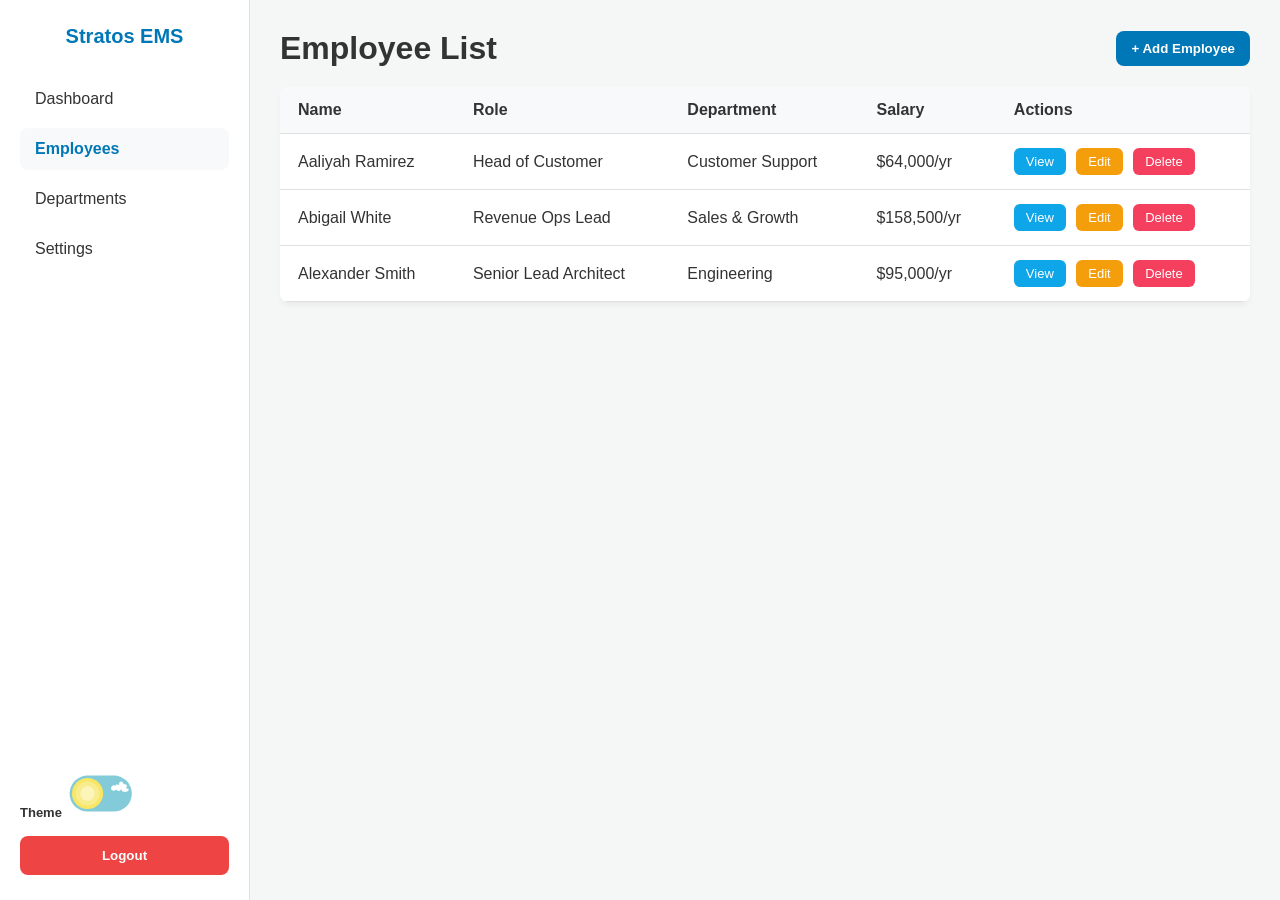
<file: dashboard.html>
<!DOCTYPE html>
<html lang="en">
<head>
  <meta charset="UTF-8" />
  <meta name="viewport" content="width=device-width, initial-scale=1.0" />
  <title>Dashboard - Employee Management</title>
  <link rel="stylesheet" href="style.css" />
</head>
<body>

  <div class="sidebar">
    <div class="sidebar-top">
      <h2>Stratos EMS</h2>
      <div class="menu">
        <a href="#">Dashboard</a>
        <a href="#" class="active">Employees</a>
        <a href="#">Departments</a>
        <a href="#">Settings</a>
      </div>
    </div>

    <div class="sidebar-footer">
      <div class="theme-switch-container">
        <span class="theme-label">Theme</span>
        <label id="theme-toggle-button">
          <input type="checkbox" id="toggle">
          <svg viewBox="0 0 69.667 44" xmlns:xlink="http://www.w3.org/1999/xlink" xmlns="http://www.w3.org/2000/svg">
            <g transform="translate(3.5 3.5)" data-name="Component 15 – 1" id="Component_15_1">
              <g filter="url(#container)" transform="matrix(1, 0, 0, 1, -3.5, -3.5)">
                <rect fill="#83cbd8" transform="translate(3.5 3.5)" rx="17.5" height="35" width="60.667" data-name="container" id="container"></rect>
              </g>
              
              <g transform="translate(2.333 2.333)" id="button">
                <g data-name="sun" id="sun">
                  <g filter="url(#sun-outer)" transform="matrix(1, 0, 0, 1, -5.83, -5.83)">
                    <circle fill="#f8e664" transform="translate(5.83 5.83)" r="15.167" cy="15.167" cx="15.167" data-name="sun-outer" id="sun-outer-2"></circle>
                  </g>
                  <g filter="url(#sun)" transform="matrix(1, 0, 0, 1, -5.83, -5.83)">
                    <path fill="rgba(246,254,247,0.29)" transform="translate(9.33 9.33)" d="M11.667,0A11.667,11.667,0,1,1,0,11.667,11.667,11.667,0,0,1,11.667,0Z" data-name="sun" id="sun-3"></path>
                  </g>
                  <circle fill="#fcf4b9" transform="translate(8.167 8.167)" r="7" cy="7" cx="7" id="sun-inner"></circle>
                </g>
                
                <g data-name="moon" id="moon">
                  <g filter="url(#moon)" transform="matrix(1, 0, 0, 1, -31.5, -5.83)">
                    <circle fill="#cce6ee" transform="translate(31.5 5.83)" r="15.167" cy="15.167" cx="15.167" data-name="moon" id="moon-3"></circle>
                  </g>
                  <g fill="#a6cad0" transform="translate(-24.415 -1.009)" id="patches">
                    <circle transform="translate(43.009 4.496)" r="2" cy="2" cx="2"></circle>
                    <circle transform="translate(39.366 17.952)" r="2" cy="2" cx="2" data-name="patch"></circle>
                    <circle transform="translate(33.016 8.044)" r="1" cy="1" cx="1" data-name="patch"></circle>
                    <circle transform="translate(51.081 18.888)" r="1" cy="1" cx="1" data-name="patch"></circle>
                    <circle transform="translate(33.016 22.503)" r="1" cy="1" cx="1" data-name="patch"></circle>
                    <circle transform="translate(50.081 10.53)" r="1.5" cy="1.5" cx="1.5" data-name="patch"></circle>
                  </g>
                </g>
              </g>
              
              <g filter="url(#cloud)" transform="matrix(1, 0, 0, 1, -3.5, -3.5)">
                <path fill="#fff" transform="translate(-3466.47 -160.94)" d="M3512.81,173.815a4.463,4.463,0,0,1,2.243.62.95.95,0,0,1,.72-1.281,4.852,4.852,0,0,1,2.623.519c.034.02-.5-1.968.281-2.716a2.117,2.117,0,0,1,2.829-.274,1.821,1.821,0,0,1,.854,1.858c.063.037,2.594-.049,3.285,1.273s-.865,2.544-.807,2.626a12.192,12.192,0,0,1,2.278.892c.553.448,1.106,1.992-1.62,2.927a7.742,7.742,0,0,1-3.762-.3c-1.28-.49-1.181-2.65-1.137-2.624s-1.417,2.2-2.623,2.2a4.172,4.172,0,0,1-2.394-1.206,3.825,3.825,0,0,1-2.771.774c-3.429-.46-2.333-3.267-2.2-3.55A3.721,3.721,0,0,1,3512.81,173.815Z" data-name="cloud" id="cloud"></path>
              </g>

              <g fill="#def8ff" transform="translate(3.585 1.325)" id="stars">
                <path transform="matrix(-1, 0.017, -0.017, -1, 24.231, 3.055)" d="M.774,0,.566.559,0,.539.458.933.25,1.492l.485-.361.458.394L1.024.953,1.509.592.943.572Z"></path>
                <path transform="matrix(-0.777, 0.629, -0.629, -0.777, 23.185, 12.358)" d="M1.341.529.836.472.736,0,.505.46,0,.4.4.729l-.231.46L.605.932l.4.326L.9.786Z" data-name="star"></path>
                <path transform="matrix(0.438, 0.899, -0.899, 0.438, 23.177, 29.735)" d="M.015,1.065.475.9l.285.365L.766.772l.46-.164L.745.494.751,0,.481.407,0,.293.285.658Z" data-name="star"></path>
                <path transform="translate(12.677 0.388) rotate(104)" d="M1.161,1.6,1.059,1,1.574.722.962.607.86,0,.613.572,0,.457.446.881.2,1.454l.516-.274Z" data-name="star"></path>
                <path transform="matrix(-0.07, 0.998, -0.998, -0.07, 11.066, 15.457)" d="M.873,1.648l.114-.62L1.579.945,1.03.62,1.144,0,.706.464.157.139.438.7,0,1.167l.592-.083Z" data-name="star"></path>
                <path transform="translate(8.326 28.061) rotate(11)" d="M.593,0,.638.724,0,.982l.7.211.045.724.36-.64.7.211L1.342.935,1.7.294,1.063.552Z" data-name="star"></path>
                <path transform="translate(5.012 5.962) rotate(172)" d="M.816,0,.5.455,0,.311.323.767l-.312.455.516-.215.323.456L.827.911,1.343.7.839.552Z" data-name="star"></path>
                <path transform="translate(2.218 14.616) rotate(169)" d="M1.261,0,.774.571.114.3.487.967,0,1.538.728,1.32l.372.662.047-.749.728-.218L1.215.749Z" data-name="star"></path>
              </g>
            </g>
          </svg>
        </label>
      </div>
      <button class="logout-btn" onclick="logout()">Logout</button>
    </div>
  </div>

  <!-- Main Content -->
  <div class="main-content">
    <div class="header">
      <h1>Employee List</h1>
      <button class="add-btn" onclick="toggleForm()">+ Add Employee</button>
    </div>

    <!-- Inline Add Employee Form -->
    <div id="addForm" class="form-container">
      <h3>Add New Employee</h3><br>
      <input type="text" id="empName" placeholder="Name" />
      <input type="text" id="empRole" placeholder="Role/Designation" />
      <input type="text" id="empDept" placeholder="Department" />
      <input type="text" id="empSalary" placeholder="Salary" />
      <button class="save-btn" onclick="addEmployee()">Save</button>
    </div>

    <!-- Employee Table -->
    <table>
      <thead>
        <tr>
          <th>Name</th>
          <th>Role</th>
          <th>Department</th>
          <th>Salary</th>
          <th>Actions</th>
        </tr>
      </thead>
      <tbody id="employeeTableBody">
        <tr>
          <td>John Doe</td>
          <td>Software Engineer</td>
          <td>Engineering</td>
          <td>$85,000</td>
          <td>
            <button class="action-btn view-btn">View</button>
            <button class="action-btn delete-btn">Delete</button>
          </td>
        </tr>
      </tbody>
    </table>
  </div>

  <!-- Theme Toggle Logic Script -->
  <script>
    const toggleBtn = document.getElementById("toggle");


    if (localStorage.getItem("theme") === "dark") {
      document.body.classList.add("dark");
      toggleBtn.checked = true;
    }

    toggleBtn.addEventListener("change", function() {
      if (this.checked) {
        document.body.classList.add("dark");
        localStorage.setItem("theme", "dark");
      } else {
        document.body.classList.remove("dark");
        localStorage.setItem("theme", "light");
      }
    });
  </script>

  <script src="add.js"></script>
</body>
</html>
</file>
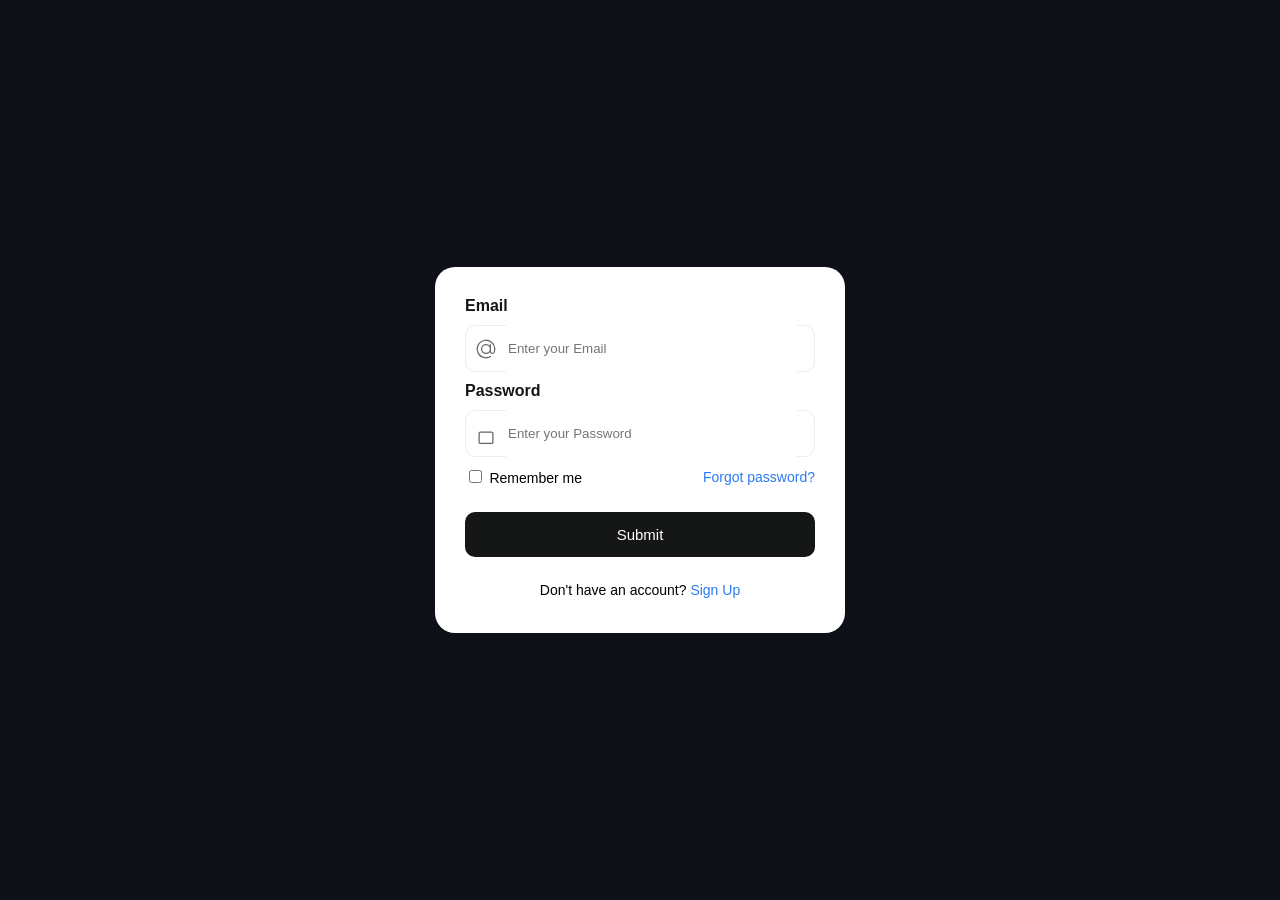
<file: login.html>
<!DOCTYPE html>
<html lang="en">
<head>
  <meta charset="UTF-8" />
  <meta name="viewport" content="width=device-width, initial-scale=1.0" />
  <title>Auth - EMS</title>
  <style>
    body {
      font-family: Arial, sans-serif;
      display: flex;
      justify-content: center;
      align-items: center;
      min-height: 100vh;
      background: #0d1117;
      color: #fff;
      margin: 0;
    }

    .hidden {
      display: none !important;
    }

    /* --- LOGIN STYLES --- */
    .login-form {
      display: flex;
      flex-direction: column;
      gap: 10px;
      background-color: #ffffff;
      padding: 30px;
      width: 350px;
      border-radius: 20px;
      font-family: -apple-system, BlinkMacSystemFont, 'Segoe UI', Roboto, sans-serif;
    }

    .login-form .flex-column > label {
      color: #151717;
      font-weight: 600;
    }

    .login-form .inputForm {
      border: 1.5px solid #ecedec;
      border-radius: 10px;
      height: 45px;
      display: flex;
      align-items: center;
      padding-left: 10px;
      transition: 0.2s ease-in-out;
    }

    .login-form .input {
      margin-left: 10px;
      border: none;
      width: 85%;
      height: 100%;
      outline: none;
      color: #151717;
    }

    .login-form .inputForm:focus-within {
      border: 1.5px solid #2d79f3;
    }

    .login-form .flex-row {
      display: flex;
      flex-direction: row;
      align-items: center;
      justify-content: space-between;
    }

    .login-form .flex-row > div > label {
      font-size: 14px;
      color: black;
    }

    .login-form .span-btn {
      font-size: 14px;
      color: #2d79f3;
      font-weight: 500;
      cursor: pointer;
      background: none;
      border: none;
      padding: 0;
    }

    .login-form .button-submit {
      margin: 15px 0 10px 0;
      background-color: #151717;
      border: none;
      color: white;
      font-size: 15px;
      font-weight: 500;
      border-radius: 10px;
      height: 45px;
      width: 100%;
      cursor: pointer;
    }

    .login-form .p {
      text-align: center;
      color: black;
      font-size: 14px;
      margin: 5px 0;
    }

    /* --- REGISTER STYLES --- */
    .register-form {
      display: flex;
      flex-direction: column;
      gap: 10px;
      width: 350px;
      background-color: #fff;
      padding: 25px;
      border-radius: 20px;
      position: relative;
      box-sizing: border-box;
    }

    .register-form .title {
      font-size: 26px;
      color: royalblue;
      font-weight: 600;
      position: relative;
      display: flex;
      align-items: center;
      padding-left: 25px;
      margin: 0;
    }

    .register-form .title::before, .register-form .title::after {
      position: absolute;
      content: "";
      border-radius: 50%;
      left: 0px;
    }

    .register-form .title::before {
      width: 16px;
      height: 16px;
      background-color: royalblue;
    }

    .register-form .title::after {
      width: 16px;
      height: 16px;
      background-color: royalblue;
      animation: pulse 1s linear infinite;
    }

    .register-form .message, .register-form .signin {
      color: rgba(88, 87, 87, 0.822);
      font-size: 14px;
      margin: 2px 0;
    }

    .register-form .signin {
      text-align: center;
    }

    .register-form .flex {
      display: flex;
      width: 100%;
      gap: 6px;
    }

    .register-form label {
      position: relative;
      width: 100%;
    }

    .register-form label .input {
      width: 100%;
      padding: 10px;
      outline: 0;
      border: 1px solid rgba(105, 105, 105, 0.397);
      border-radius: 10px;
      box-sizing: border-box;
    }

    .register-form label .input + span {
      position: absolute;
      left: 10px;
      top: 10px;
      color: grey;
      font-size: 0.9em;
      transition: 0.3s ease;
      pointer-events: none;
    }

    .register-form label .input:focus + span,
    .register-form label .input:not(:placeholder-shown) + span {
      top: -8px;
      left: 8px;
      font-size: 0.7em;
      font-weight: 600;
      background-color: white;
      padding: 0 4px;
      color: royalblue;
    }

    .register-form .submit {
      border: none;
      background-color: royalblue;
      padding: 12px;
      border-radius: 10px;
      color: #fff;
      font-size: 16px;
      cursor: pointer;
      margin-top: 5px;
    }

    .register-form .submit:hover {
      background-color: rgb(56, 90, 194);
    }

    @keyframes pulse {
      from { transform: scale(0.9); opacity: 1; }
      to { transform: scale(1.8); opacity: 0; }
    }
  </style>
</head>
<body>

  <!-- LOGIN CARD -->
  <form id="loginCard" class="login-form" onsubmit="handleLogin(event)">
    <div class="flex-column"><label>Email</label></div>
    <div class="inputForm">
      <svg height="20" viewBox="0 0 32 32" width="20"><path fill="#666" d="m30.853 13.87a15 15 0 0 0 -29.729 4.082 15.1 15.1 0 0 0 12.876 12.918 15.6 15.6 0 0 0 2.016.13 14.85 14.85 0 0 0 7.715-2.145 1 1 0 1 0 -1.031-1.711 13.007 13.007 0 1 1 5.458-6.529 2.149 2.149 0 0 1 -4.158-.759v-10.856a1 1 0 0 0 -2 0v1.726a8 8 0 1 0 .2 10.325 4.135 4.135 0 0 0 7.83.274 15.2 15.2 0 0 0 .823-7.455zm-14.853 8.13a6 6 0 1 1 6-6 6.006 6.006 0 0 1 -6 6z"/></svg>
      <input type="text" class="input" id="loginEmail" placeholder="Enter your Email" required>
    </div>
    
    <div class="flex-column"><label>Password</label></div>
    <div class="inputForm">
      <svg height="20" viewBox="-64 0 512 512" width="20"><path fill="#666" d="m336 512h-288c-26.453125 0-48-21.523438-48-48v-224c0-26.476562 21.546875-48 48-48h288c26.453125 0 48 21.523438 48 48v224c0 26.476562-21.546875 48-48 48zm-288-288c-8.8125 0-16 7.167969-16 16v224c0 8.832031 7.1875 16 16 16h288c8.8125 0 16-7.167969 16-16v-224c0-8.832031-7.1875-16-16-16zm0 0"/></svg>        
      <input type="password" class="input" id="loginPassword" placeholder="Enter your Password" required>
    </div>
    
    <div class="flex-row">
      <div>
        <input type="checkbox" id="remember">
        <label for="remember">Remember me</label>
      </div>
      <span class="span-btn">Forgot password?</span>
    </div>


    <button type="submit" class="button-submit">Submit</button>
    <p class="p">Don't have an account? <button type="button" class="span-btn" onclick="toggleForm()">Sign Up</button></p>
  </form>

  <!-- REGISTER CARD -->
  <form id="registerCard" class="register-form hidden" onsubmit="handleRegister(event)">
    <p class="title">Register</p>
    <p class="message">Signup now and get full access to our app.</p>
    
    <div class="flex">
      <label>
        <input required placeholder=" " type="text" class="input" id="regFname">
        <span>Firstname</span>
      </label>
      <label>
        <input required placeholder=" " type="text" class="input" id="regLname">
        <span>Lastname</span>
      </label>
    </div>          
            
    <label>
      <input required placeholder=" " type="email" class="input" id="regEmail">
      <span>Email</span>
    </label> 
        
    <label>
      <input required placeholder=" " type="password" class="input" id="regPassword">
      <span>Password</span>
    </label>

    <label>
      <input required placeholder=" " type="password" class="input" id="regCpassword">
      <span>Confirm password</span>
    </label>

    <button type="submit" class="button-submit">Submit</button>
    <p class="signin">Already have an account? <button type="button" class="span-btn" onclick="toggleForm()">Sign In</button></p>
  </form>

  <script>
    function toggleForm() {
      document.getElementById('loginCard').classList.toggle('hidden');
      document.getElementById('registerCard').classList.toggle('hidden');
    }

    function handleLogin(e) {
      e.preventDefault();
      alert("Login Successful!");
      window.location.href = "dashboard.html"; 
    }

    function handleRegister(e) {
      e.preventDefault();
      const pass = document.getElementById('regPassword').value;
      const cpass = document.getElementById('regCpassword').value;

      if (pass !== cpass) {
        alert("Passwords do not match!");
        return;
      }
      alert("Registration Successful!");
      window.location.href = "dashboard.html"; 
    }
  </script>
</body>
</html>
</file>
<file: style.css>
:root { 
      --background: #f4f7f6;
      --text: #333333;
      --sidebar-bg: #ffffff;
      --sidebar-text: #333333;
      --container-bg: #ffffff;
      --table-border: #e0e0e0;
      --th-bg: #f8f9fa;
      --btn-bg: #0077b6;
      --btn-hover: #005f93;
      --input-bg: #ffffff;
      --input-border: #cccccc;
      --widget-bg: #f8f9fa;
    }  

    .dark { 
      --background: #121824;
      --text: #f1f5f9;
      --sidebar-bg: #1e293b;
      --sidebar-text: #cbd5e1;
      --container-bg: #1e293b;
      --table-border: #334155;
      --th-bg: #0f172a;
      --btn-bg: #00b4d8;
      --btn-hover: #0096c7;
      --input-bg: #0f172a;
      --input-border: #475569;
      --widget-bg: #0f172a;
    }

    * { 
      box-sizing: border-box; 
      margin: 0; 
      padding: 0; 
      font-family: Arial, sans-serif; 
    }

    body { 
      display: flex; 
      height: 100vh; 
      margin: 0; 
      padding: 0; 
      background-color: var(--background); 
      color: var(--text); 
      transition: background-color 0.3s ease, color 0.3s ease; 
    } 

    /* Vertical Sidebar */
    .sidebar { 
      width: 250px; 
      background: var(--sidebar-bg); 
      padding: 25px 20px; 
      display: flex; 
      flex-direction: column; 
      justify-content: space-between; 
      transition: background 0.3s ease;
      border-right: 1px solid var(--table-border);
    }

    .sidebar-top {
      width: 100%;
    }

    .sidebar h2 { 
      font-size: 20px; 
      margin-bottom: 30px; 
      color: var(--btn-bg); 
      text-align: center;
    }

    .menu {
      width: 100%;
    }

    .menu a { 
      display: block; 
      color: var(--sidebar-text); 
      text-decoration: none; 
      padding: 12px 15px; 
      margin-bottom: 8px; 
      border-radius: 8px;
      transition: all 0.2s ease;
    }

    .menu a.active, .menu a:hover { 
      background: var(--th-bg);
      color: var(--btn-bg); 
      font-weight: bold; 
    }

    /* Sidebar Footer Wrapper */
    .sidebar-footer {
      width: 100%;
      display: flex;
      flex-direction: column;
      gap: 15px;
    }
 */
    .theme-switch-container {
      background: var(--widget-bg);
      border: 1px solid var(--table-border);
      padding: 12px;
      border-radius: 12px;
      display: flex;
      align-items: center;
      justify-content: space-between;
      transition: background 0.3s ease, border-color 0.3s ease;
    }

    .theme-label {
      font-size: 13px;
      font-weight: 600;
      color: var(--sidebar-text);
    }

    .logout-btn { 
      background: #ef4444; 
      color: white; 
      border: none; 
      padding: 12px; 
      width: 100%; 
      border-radius: 8px; 
      cursor: pointer; 
      font-weight: bold;
      transition: background 0.2s;
    }

    .logout-btn:hover {
      background: #dc2626;
    }

    /* Main Area */
    .main-content { 
      flex: 1; 
      padding: 30px; 
      overflow-y: auto; 
    }

    .header { 
      display: flex; 
      justify-content: space-between; 
      align-items: center; 
      margin-bottom: 20px; 
    }

    .add-btn { 
      background: var(--btn-bg); 
      color: white; 
      border: none; 
      padding: 10px 15px; 
      border-radius: 8px; 
      cursor: pointer; 
      font-weight: bold;
      transition: background 0.3s ease;
    }

    .add-btn:hover {
      background: var(--btn-hover);
    }

    /* Table Styling */
    table { 
      width: 100%; 
      border-collapse: collapse; 
      background: var(--container-bg); 
      border-radius: 8px; 
      overflow: hidden; 
      box-shadow: 0 4px 6px -1px rgba(0, 0, 0, 0.05);
      transition: background 0.3s ease;
    }

    th, td { 
      padding: 14px 18px; 
      text-align: left; 
      border-bottom: 1px solid var(--table-border); 
    }

    th { 
      background-color: var(--th-bg); 
      color: var(--text); 
      font-weight: 600;
    }

    /* Action Buttons  */
    .action-btn { 
      padding: 6px 12px; 
      margin-right: 6px; 
      border: none; 
      border-radius: 6px; 
      cursor: pointer; 
      font-size: 13px;
      font-weight: 500;
      transition: opacity 0.2s ease;
    }

    .action-btn:hover {
      opacity: 0.85;
    }

    .view-btn { 
      background: #0ea5e9; 
      color: white; 
    }

    .delete-btn { 
      background: #f43f5e; 
      color: white; 
    }

    /* Form Styling */
    .form-container { 
      background: var(--container-bg); 
      padding: 20px; 
      border-radius: 8px; 
      margin-bottom: 20px; 
      display: none; 
      border: 1px solid var(--table-border);
      box-shadow: 0 4px 6px -1px rgba(0, 0, 0, 0.05);
      transition: background 0.3s ease;
    }

    .form-container input { 
      padding: 10px; 
      margin-right: 10px; 
      border-radius: 6px; 
      border: 1px solid var(--input-border); 
      background: var(--input-bg); 
      color: var(--text); 
    }

    .save-btn { 
      background: #22c55e; 
      color: white; 
      border: none; 
      padding: 10px 18px; 
      border-radius: 6px; 
      cursor: pointer; 
      font-weight: bold;
    }

    .save-btn:hover {
      background: #16a34a;
    }

    /* Theme Toggle Widget Styling */ 
    #theme-toggle-button {
      font-size: 13px;
      position: relative;
      display: inline-block;
      width: 5.5em;
      cursor: pointer;
    }

    #toggle {
      opacity: 0;
      width: 0;
      height: 0;
    }

    #container,
    #patches,
    #stars,
    #button,
    #sun,
    #moon,
    #cloud {
      transition-property: all;
      transition-timing-function: cubic-bezier(0.4, 0, 0.2, 1);
      transition-duration: 0.25s;
    }

    #toggle:checked + svg #container {
      fill: #2b4360;
    }

    #toggle:checked + svg #button {
      transform: translate(28px, 2.333px);
    }

    #sun {
      opacity: 1;
    }

    #toggle:checked + svg #sun {
      opacity: 0;
    }

    #moon {
      opacity: 0;
    }

    #toggle:checked + svg #moon {
      opacity: 1;
    }

    #cloud {
      opacity: 1;
    }

    #toggle:checked + svg #cloud {
      opacity: 0;
    }

    #stars {
      opacity: 0;
    }

    #toggle:checked + svg #stars {
      opacity: 1;
    }
</file>
